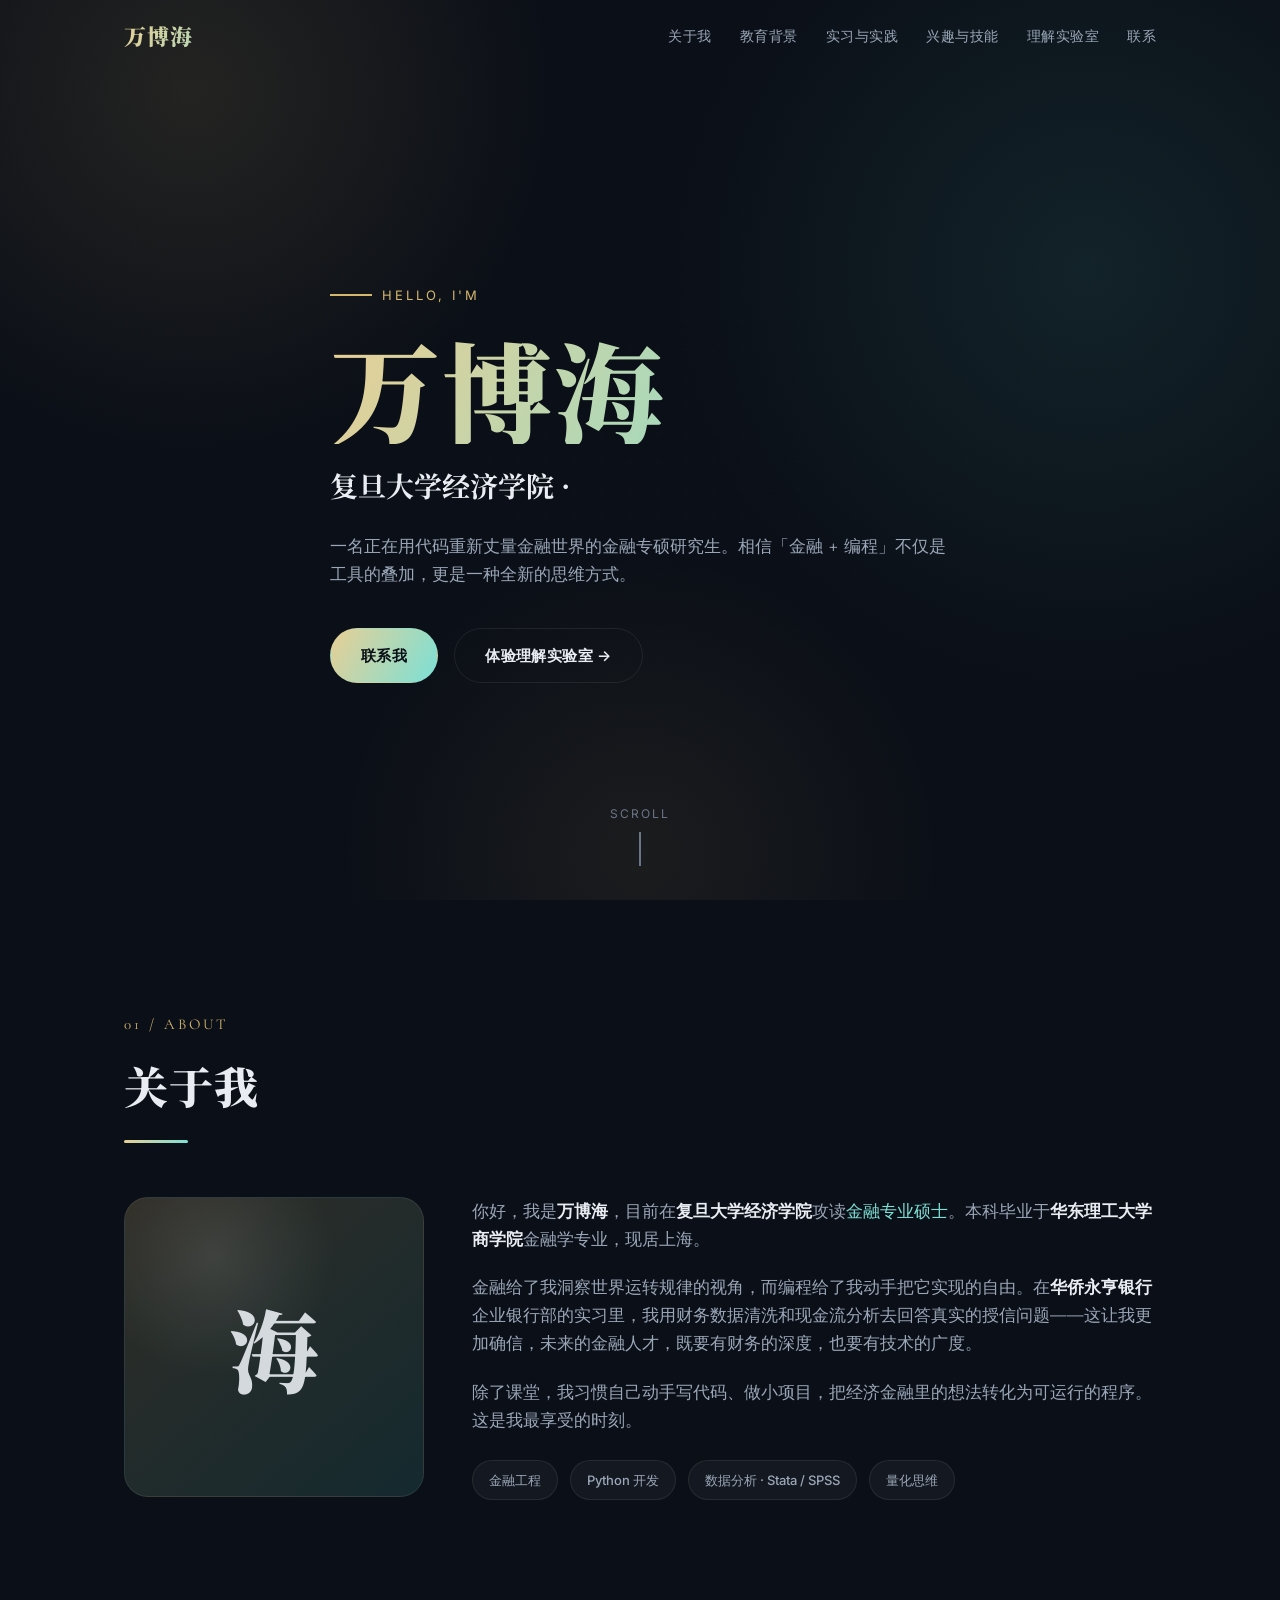
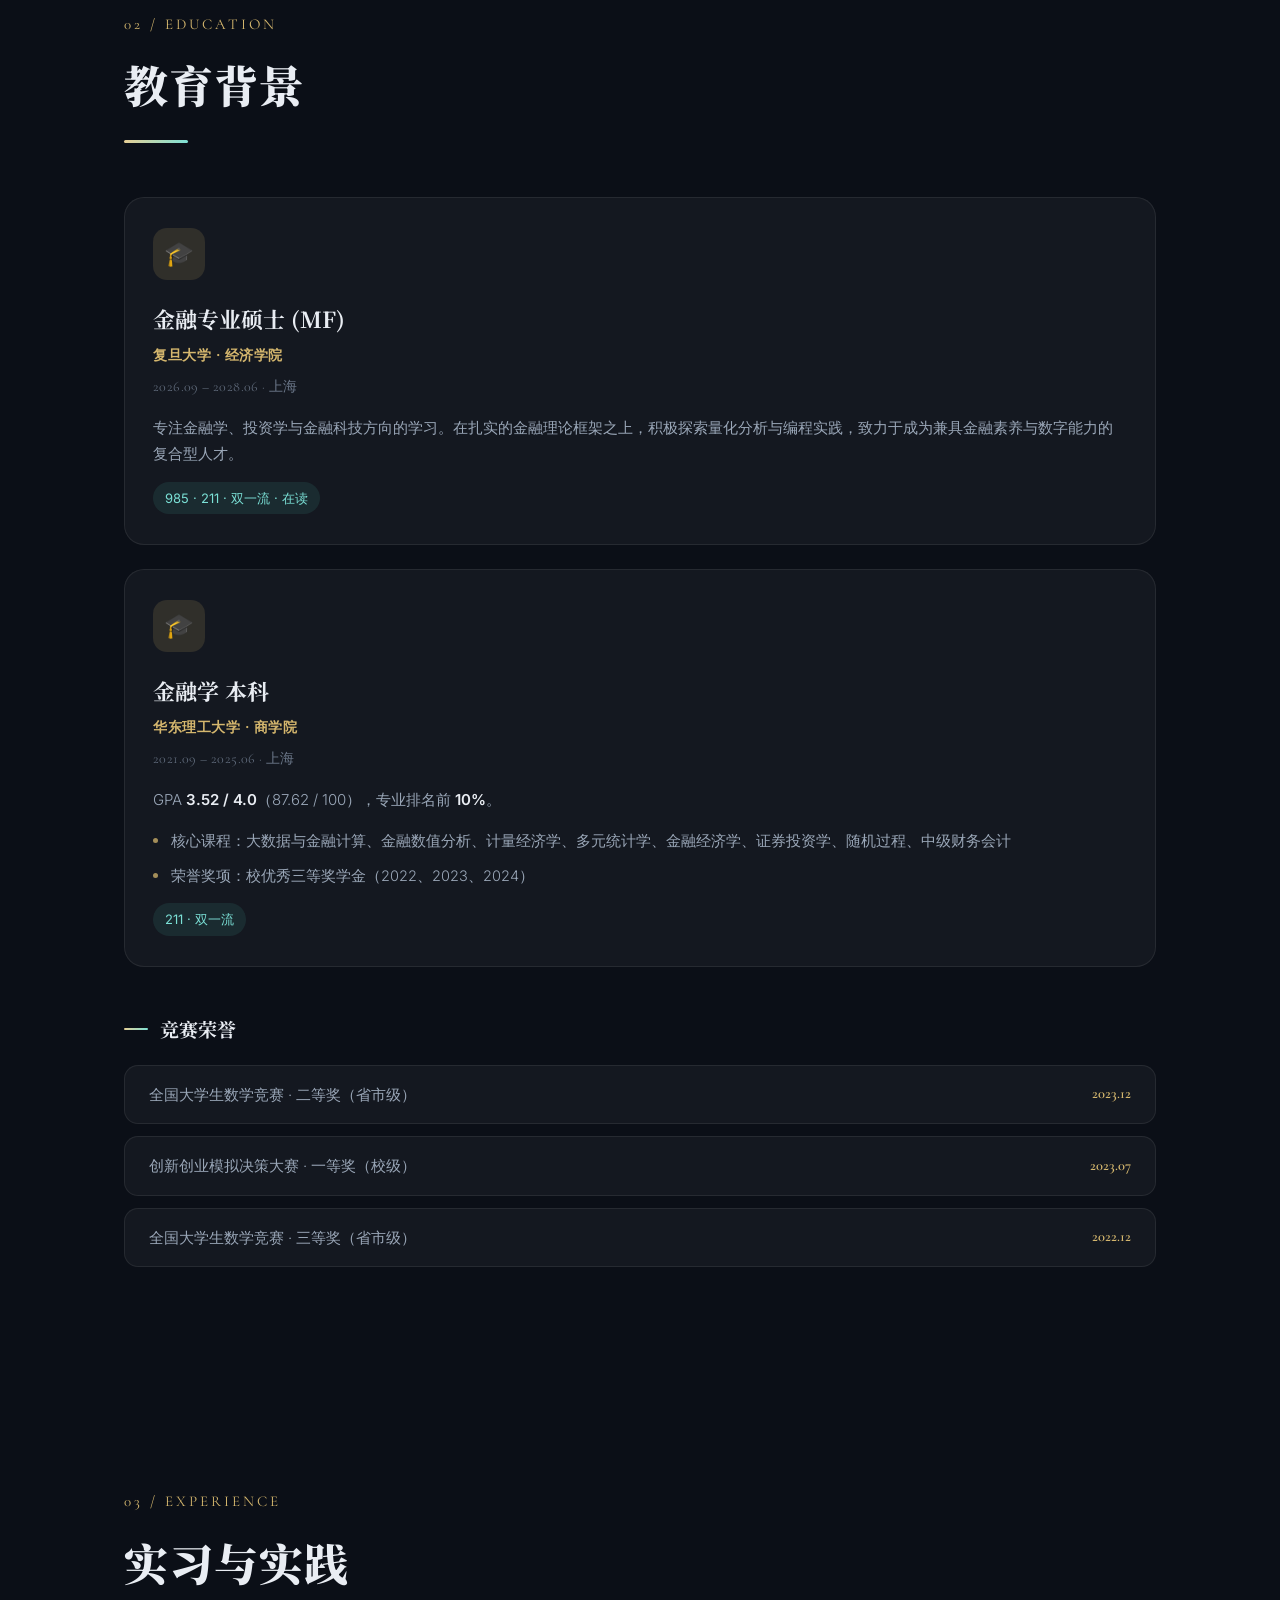
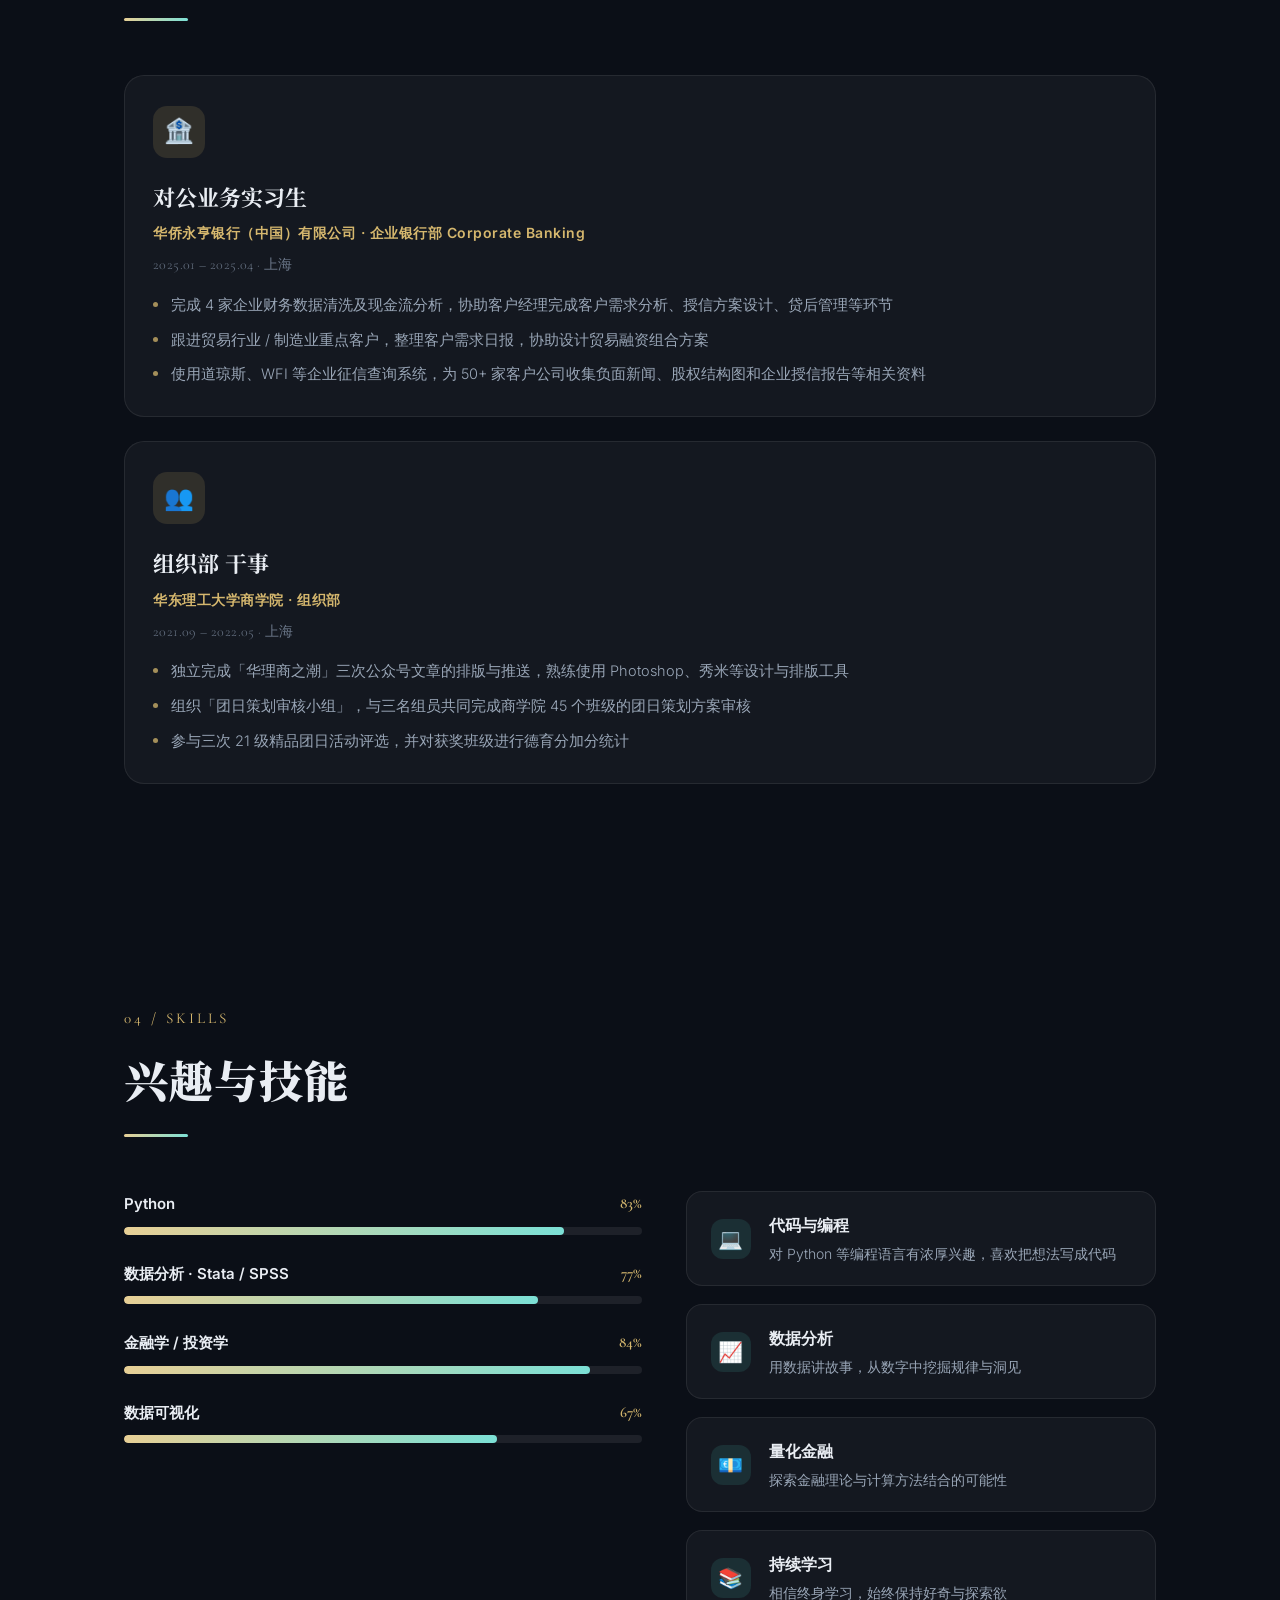
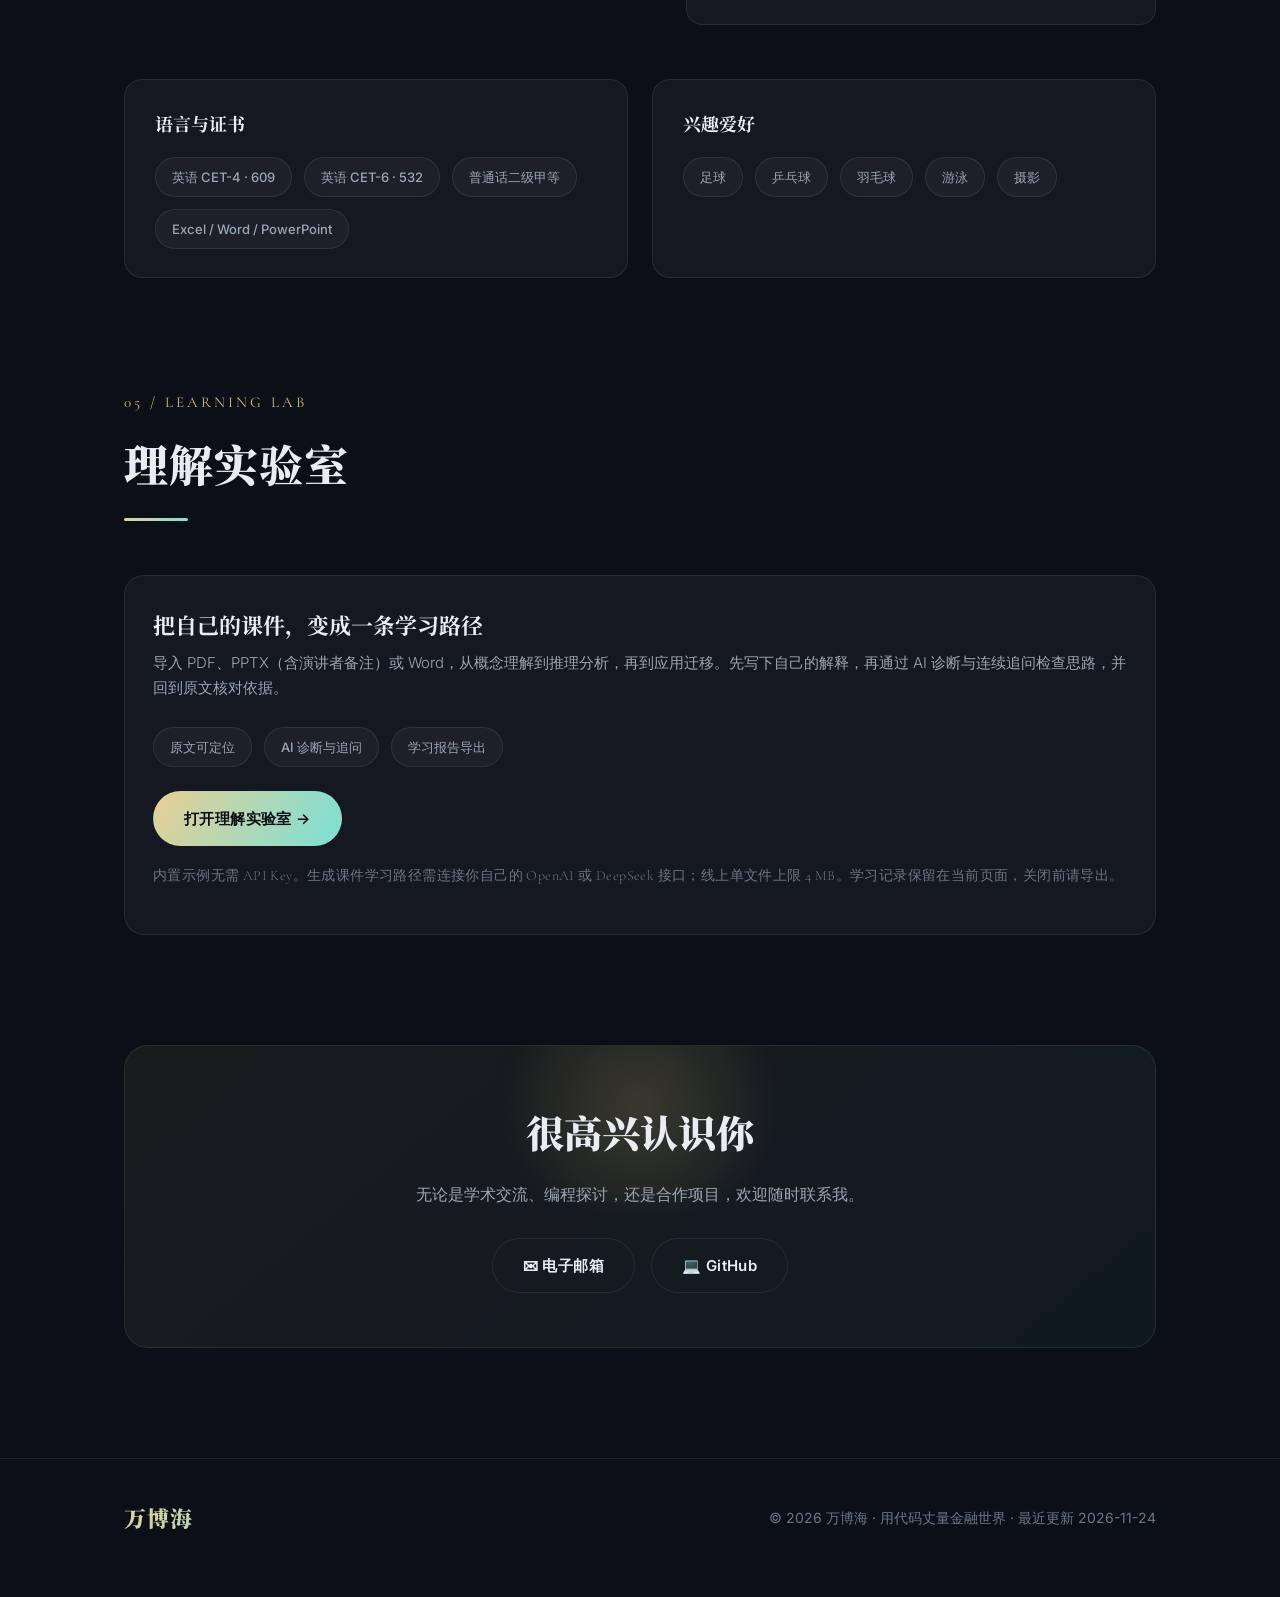
<file: index.html>
<!DOCTYPE html>
<html lang="zh-CN">
<head>
  <meta charset="UTF-8" />
  <meta name="viewport" content="width=device-width, initial-scale=1.0" />
  <meta name="description" content="万博海 · 复旦大学经济学院金融专硕 · 个人网站" />
  <title>万博海 · WAN BOHAI</title>

  <!-- 字体：标题用衬线提升质感，正文用无衬线 -->
  <link rel="preconnect" href="https://fonts.googleapis.com" />
  <link rel="preconnect" href="https://fonts.gstatic.com" crossorigin />
  <link
    href="https://fonts.googleapis.com/css2?family=Cormorant+Garamond:wght@500;600;700&family=Noto+Serif+SC:wght@500;700;900&family=Inter:wght@300;400;500;600;700&display=swap"
    rel="stylesheet"
  />

  <style>
    :root {
      --ink: #e9edf3;
      --ink-dim: #9aa7b8;
      --ink-faint: #6a7688;
      --bg: #0b0f17;
      --bg-soft: #10151f;
      --card: rgba(255, 255, 255, 0.04);
      --card-border: rgba(255, 255, 255, 0.08);
      --gold: #d5b76e;
      --gold-soft: #e8cf95;
      --teal: #4fd1c5;
      --teal-soft: #7be0d6;
      --grad: linear-gradient(120deg, var(--gold-soft), var(--teal-soft));
      --serif: "Noto Serif SC", "Songti SC", serif;
      --latin: "Cormorant Garamond", "Georgia", serif;
      --sans: "Inter", "PingFang SC", "Hiragino Sans GB", sans-serif;
    }

    * { box-sizing: border-box; margin: 0; padding: 0; }

    html { scroll-behavior: smooth; }

    body {
      font-family: var(--sans);
      color: var(--ink);
      background: var(--bg);
      line-height: 1.7;
      -webkit-font-smoothing: antialiased;
      overflow-x: hidden;
    }

    /* 背景光斑，营造氛围 */
    body::before {
      content: "";
      position: fixed; inset: 0; z-index: -2;
      background:
        radial-gradient(600px 600px at 15% 10%, rgba(213, 183, 110, 0.12), transparent 60%),
        radial-gradient(700px 700px at 85% 30%, rgba(79, 209, 197, 0.10), transparent 60%),
        radial-gradient(500px 500px at 50% 95%, rgba(213, 183, 110, 0.08), transparent 60%),
        var(--bg);
    }
    body::after {
      content: "";
      position: fixed; inset: 0; z-index: -1; opacity: 0.5;
      background-image: radial-gradient(rgba(255,255,255,0.04) 1px, transparent 1px);
      background-size: 28px 28px;
      mask-image: radial-gradient(ellipse at center, black, transparent 75%);
    }

    a { color: inherit; text-decoration: none; }
    img { max-width: 100%; display: block; }

    .wrap { max-width: 1080px; margin: 0 auto; padding: 0 24px; }

    /* ============ 顶部导航 ============ */
    header {
      position: fixed; top: 0; left: 0; right: 0; z-index: 50;
      transition: background .4s ease, box-shadow .4s ease, backdrop-filter .4s ease;
    }
    header.scrolled {
      background: rgba(11, 15, 23, 0.72);
      backdrop-filter: blur(14px);
      box-shadow: 0 1px 0 rgba(255,255,255,0.06);
    }
    .nav {
      display: flex; align-items: center; justify-content: space-between;
      height: 72px;
    }
    .brand {
      font-family: var(--serif); font-weight: 900; font-size: 22px; letter-spacing: 1px;
      background: var(--grad);
      -webkit-background-clip: text; background-clip: text; color: transparent;
    }
    .brand small { font-family: var(--latin); font-size: 12px; letter-spacing: 4px; opacity: .8; margin-left: 8px; font-weight: 600; }
    .nav-links { display: flex; gap: 28px; }
    .nav-links a {
      font-size: 14px; color: var(--ink-dim); position: relative; letter-spacing: .5px;
      transition: color .3s ease;
    }
    .nav-links a:hover { color: var(--ink); }
    .nav-links a::after {
      content: ""; position: absolute; left: 0; bottom: -6px; width: 0; height: 1.5px;
      background: var(--grad); transition: width .3s ease;
    }
    .nav-links a:hover::after { width: 100%; }
    .menu-btn { display: none; background: none; border: none; color: var(--ink); font-size: 24px; cursor: pointer; }

    /* ============ Hero ============ */
    .hero {
      min-height: 100vh;
      display: flex; flex-direction: column; justify-content: center;
      padding: 120px 0 60px; position: relative;
    }
    .hero .eyebrow {
      display: inline-flex; align-items: center; gap: 10px;
      font-size: 13px; letter-spacing: 3px; color: var(--gold);
      margin-bottom: 26px;
    }
    .hero .eyebrow::before { content: ""; width: 42px; height: 1.5px; background: var(--gold); }
    .hero h1 {
      font-family: var(--serif); font-weight: 900;
      font-size: clamp(52px, 10vw, 110px); line-height: 1.02; letter-spacing: 2px;
      background: var(--grad);
      -webkit-background-clip: text; background-clip: text; color: transparent;
    }
    .hero .role {
      font-family: var(--serif); font-size: clamp(18px, 3vw, 28px);
      color: var(--ink); margin-top: 18px; font-weight: 700;
    }
    .hero .role .typing { color: var(--teal-soft); }
    .hero .tagline {
      margin-top: 22px; max-width: 620px; color: var(--ink-dim); font-size: 16.5px;
      font-weight: 300;
    }
    .hero-cta { margin-top: 40px; display: flex; gap: 16px; flex-wrap: wrap; }
    .cta {
      display: inline-block; padding: 14px 30px; border-radius: 100px;
      font-size: 15px; font-weight: 600; letter-spacing: .4px; cursor: pointer;
      border: 1.5px solid transparent; transition: all .3s ease;
    }
    .cta.primary { background: var(--grad); color: #0b0f17; }
    .cta.primary:hover { transform: translateY(-2px); box-shadow: 0 12px 30px rgba(213,183,110,.25); }
    .cta.ghost { border-color: var(--card-border); color: var(--ink); }
    .cta.ghost:hover { border-color: var(--teal); color: var(--teal-soft); transform: translateY(-2px); }

    .scroll-hint {
      position: absolute; bottom: 34px; left: 50%; transform: translateX(-50%);
      display: flex; flex-direction: column; align-items: center; gap: 8px;
      color: var(--ink-faint); font-size: 12px; letter-spacing: 2px;
    }
    .scroll-hint .line { width: 1.5px; height: 34px; background: var(--ink-faint); animation: drop 1.8s infinite; }
    @keyframes drop { 0%{transform:scaleY(0);transform-origin:top} 50%{transform:scaleY(1)} 100%{transform:scaleY(0);transform-origin:bottom} }

    /* ============ 通用 section ============ */
    section { padding: 110px 0; }
    .section-head { margin-bottom: 54px; }
    .section-head .num {
      font-family: var(--latin); font-size: 15px; letter-spacing: 3px; color: var(--gold);
    }
    .section-head h2 {
      font-family: var(--serif); font-weight: 900; font-size: clamp(30px, 5vw, 44px);
      margin-top: 10px; letter-spacing: 1px;
    }
    .section-head .under { width: 64px; height: 3px; background: var(--grad); margin-top: 18px; border-radius: 3px; }

    .reveal { opacity: 0; transform: translateY(34px); transition: opacity .8s ease, transform .8s ease; }
    .reveal.in { opacity: 1; transform: none; }

    /* ============ 关于 ============ */
    .about-grid { display: grid; grid-template-columns: 300px 1fr; gap: 48px; align-items: start; }
    .avatar {
      aspect-ratio: 1; border-radius: 24px; position: relative; overflow: hidden;
      background: linear-gradient(140deg, rgba(213,183,110,.18), rgba(79,209,197,.14));
      border: 1px solid var(--card-border);
      display: flex; align-items: center; justify-content: center;
    }
    .avatar .mono {
      font-family: var(--serif); font-weight: 900; font-size: 90px; color: var(--ink);
      opacity: .9;
    }
    .avatar::after {
      content: ""; position: absolute; inset: 0;
      background: radial-gradient(200px 200px at 30% 20%, rgba(255,255,255,.1), transparent 60%);
    }
    .about-text p { color: var(--ink-dim); font-size: 16.5px; margin-bottom: 20px; font-weight: 300; }
    .about-text p strong { color: var(--ink); font-weight: 600; }
    .about-text p .hl { color: var(--teal-soft); font-weight: 500; }

    .badge-row { display: flex; flex-wrap: wrap; gap: 12px; margin-top: 26px; }
    .badge {
      padding: 8px 16px; border-radius: 100px; font-size: 13px; font-weight: 500;
      border: 1px solid var(--card-border); color: var(--ink-dim); background: var(--card);
    }

    /* ============ 卡片容器 ============ */
    .cards { display: grid; grid-template-columns: repeat(2, 1fr); gap: 24px; }
    .card {
      background: var(--card); border: 1px solid var(--card-border); border-radius: 20px;
      padding: 30px 28px; position: relative; overflow: hidden;
      transition: transform .4s ease, border-color .4s ease, background .4s ease;
    }
    .card::before {
      content: ""; position: absolute; top: 0; left: 0; width: 100%; height: 100%; opacity: 0;
      background: radial-gradient(280px 280px at 20% 0%, rgba(79,209,197,.12), transparent 60%);
      transition: opacity .4s ease;
    }
    .card:hover { transform: translateY(-6px); border-color: rgba(255,255,255,.18); }
    .card:hover::before { opacity: 1; }
    .card .icon { width: 52px; height: 52px; border-radius: 14px; display: grid; place-items: center; margin-bottom: 20px; font-size: 24px; background: rgba(213,183,110,.14); }
    .card h3 { font-family: var(--serif); font-size: 22px; font-weight: 700; margin-bottom: 6px; }
    .card .org { color: var(--gold); font-size: 14px; font-weight: 600; letter-spacing: .5px; margin-bottom: 14px; }
    .card p { color: var(--ink-dim); font-size: 15px; font-weight: 300; }
    .card .tag { display: inline-block; margin-top: 16px; font-size: 13px; color: var(--teal-soft); background: rgba(79,209,197,.1); padding: 5px 12px; border-radius: 100px; }

    .edu-card, .exp-card { grid-column: span 2; }

    /* ============ 兴趣 / 技能 ============ */
    .skills { display: grid; grid-template-columns: 1.1fr 1fr; gap: 44px; align-items: start; }
    .skill-bars { display: flex; flex-direction: column; gap: 26px; }
    .skill-row .top { display: flex; justify-content: space-between; margin-bottom: 10px; font-size: 15px; }
    .skill-row .top b { font-weight: 600; }
    .skill-row .top span { color: var(--gold); font-family: var(--latin); font-weight: 600; }
    .bar { height: 8px; border-radius: 100px; background: var(--card-border); overflow: hidden; }
    .bar .fill { height: 100%; width: 0; border-radius: 100px; background: var(--grad); transition: width 1.3s cubic-bezier(.5,.15,.2,1); }

    .interest-list { display: flex; flex-direction: column; gap: 18px; }
    .interest {
      display: flex; align-items: center; gap: 18px; padding: 20px 24px;
      border-radius: 16px; border: 1px solid var(--card-border); background: var(--card);
      transition: transform .35s ease, border-color .35s ease;
    }
    .interest:hover { transform: translateX(6px); border-color: rgba(79,209,197,.3); }
    .interest .dot { width: 40px; height: 40px; border-radius: 12px; display: grid; place-items: center; font-size: 20px; background: rgba(79,209,197,.12); flex-shrink: 0; }
    .interest h4 { font-size: 16px; font-weight: 600; margin-bottom: 2px; }
    .interest p { color: var(--ink-dim); font-size: 14px; font-weight: 300; }

    /* ============ 联系 ============ */
    .contact-box {
      border-radius: 24px; padding: 54px; text-align: center; position: relative;
      border: 1px solid var(--card-border);
      background: linear-gradient(140deg, rgba(213,183,110,.08), rgba(79,209,197,.06));
      overflow: hidden;
    }
    .contact-box::before {
      content: ""; position: absolute; top: -40px; left: 50%; transform: translateX(-50%);
      width: 340px; height: 200px; border-radius: 50%;
      background: radial-gradient(200px 200px, rgba(213,183,110,.2), transparent 70%);
      filter: blur(10px);
    }
    .contact-box h2 { font-family: var(--serif); font-weight: 900; font-size: clamp(26px,4vw,38px); position: relative; }
    .contact-box p { color: var(--ink-dim); margin: 16px 0 30px; position: relative; font-weight: 300; }
    .contact-links { display: flex; justify-content: center; gap: 16px; flex-wrap: wrap; position: relative; }

    /* ============ 页脚 ============ */
    footer { padding: 40px 0 60px; border-top: 1px solid var(--card-border); }
    .footer-inner { display: flex; justify-content: space-between; align-items: center; gap: 20px; flex-wrap: wrap; }
    footer p { color: var(--ink-faint); font-size: 14px; }
    footer .brand small { margin-left: 0; }

    /* ============ 卡片内的条目列表 ============ */
    .card .meta {
      font-family: var(--latin); color: var(--ink-faint);
      font-size: 14px; letter-spacing: .4px; margin: -6px 0 16px;
    }
    .card p + p { margin-top: 12px; }
    .card p strong { color: var(--ink); font-weight: 600; }
    .card ul { list-style: none; margin-top: 16px; display: flex; flex-direction: column; gap: 11px; }
    .card ul li {
      position: relative; padding-left: 18px;
      color: var(--ink-dim); font-size: 14.5px; font-weight: 300; line-height: 1.65;
    }
    .card ul li::before {
      content: ""; position: absolute; left: 0; top: 9px;
      width: 5px; height: 5px; border-radius: 50%; background: var(--gold); opacity: .75;
    }

    /* ============ 荣誉奖项 ============ */
    .awards { margin-top: 46px; }
    .awards h4 {
      font-family: var(--serif); font-size: 19px; font-weight: 700;
      display: flex; align-items: center; gap: 12px; margin-bottom: 20px;
    }
    .awards h4::before { content: ""; width: 24px; height: 2px; border-radius: 2px; background: var(--grad); }
    .award-list { display: flex; flex-direction: column; gap: 12px; }
    .award {
      display: flex; justify-content: space-between; align-items: center; gap: 16px;
      padding: 16px 24px; border-radius: 14px;
      border: 1px solid var(--card-border); background: var(--card);
      font-size: 15px; font-weight: 300; color: var(--ink-dim);
      transition: transform .35s ease, border-color .35s ease;
    }
    .award:hover { transform: translateX(6px); border-color: rgba(213,183,110,.32); }
    .award .when {
      font-family: var(--latin); color: var(--gold);
      font-size: 14.5px; font-weight: 600; flex-shrink: 0;
    }

    /* ============ 语言证书 / 爱好 ============ */
    .skill-extra { display: grid; grid-template-columns: repeat(2, 1fr); gap: 24px; margin-top: 54px; }
    .extra-block {
      padding: 28px 30px; border-radius: 18px;
      border: 1px solid var(--card-border); background: var(--card);
    }
    .extra-block h4 { font-family: var(--serif); font-size: 18px; font-weight: 700; margin-bottom: 18px; }
    .extra-block .badge-row { margin-top: 0; }

    /* ============ 响应式 ============ */
    @media (max-width: 820px) {
      .nav-links {
        position: fixed; top: 0; right: 0; height: 100vh; width: 72%; max-width: 300px;
        background: rgba(11,15,23,.96); backdrop-filter: blur(16px);
        flex-direction: column; gap: 30px; padding: 90px 36px;
        transform: translateX(100%); transition: transform .4s ease;
      }
      .nav-links.open { transform: translateX(0); box-shadow: -20px 0 60px rgba(0,0,0,.5); }
      .menu-btn { display: block; z-index: 60; }
      .about-grid, .skills { grid-template-columns: 1fr; }
      .avatar { max-width: 220px; margin: 0 auto; }
      .cards { grid-template-columns: 1fr; }
      .edu-card, .exp-card { grid-column: span 1; }
      .skill-extra { grid-template-columns: 1fr; }
      section { padding: 80px 0; }
    }
  </style>
</head>
<body>

  <header id="header">
    <div class="wrap nav">
      <a class="brand" href="#top">万博海<small>WAN BOHAI</small></a>
      <nav class="nav-links" id="navLinks">
        <a href="#about">关于我</a>
        <a href="#education">教育背景</a>
        <a href="#experience">实习与实践</a>
        <a href="#skills">兴趣与技能</a>
        <a href="/learning-lab/">理解实验室</a>
        <a href="#contact">联系</a>
      </nav>
      <button class="menu-btn" id="menuBtn" aria-label="菜单">&#9776;</button>
    </div>
  </header>

  <!-- ============ HERO ============ -->
  <section class="hero" id="top">
    <div class="wrap">
      <span class="eyebrow">HELLO, I'M</span>
      <h1>万博海</h1>
      <div class="role">复旦大学经济学院 · <span class="typing" id="typing"></span></div>
      <p class="tagline">
        一名正在用代码重新丈量金融世界的金融专硕研究生。相信「金融 + 编程」不仅是工具的叠加，更是一种全新的思维方式。
      </p>
      <div class="hero-cta">
        <a class="cta primary" href="#contact">联系我</a>
        <a class="cta ghost" href="/learning-lab/">体验理解实验室 →</a>
      </div>
    </div>
    <div class="scroll-hint"><span>SCROLL</span><span class="line"></span></div>
  </section>

  <!-- 关于我 -->
  <section id="about">
    <div class="wrap">
      <div class="section-head reveal"><span class="num">01 / ABOUT</span><h2>关于我</h2><div class="under"></div></div>
      <div class="about-grid">
        <div class="avatar reveal"><span class="mono">海</span></div>
        <div class="about-text reveal">
          <p>你好，我是<strong>万博海</strong>，目前在<strong>复旦大学经济学院</strong>攻读<strong class="hl">金融专业硕士</strong>。本科毕业于<strong>华东理工大学商学院</strong>金融学专业，现居上海。</p>
          <p>金融给了我洞察世界运转规律的视角，而编程给了我动手把它实现的自由。在<strong>华侨永亨银行</strong>企业银行部的实习里，我用财务数据清洗和现金流分析去回答真实的授信问题——这让我更加确信，未来的金融人才，既要有财务的深度，也要有技术的广度。</p>
          <p>除了课堂，我习惯自己动手写代码、做小项目，把经济金融里的想法转化为可运行的程序。这是我最享受的时刻。</p>
          <div class="badge-row">
            <span class="badge">金融工程</span>
            <span class="badge">Python 开发</span>
            <span class="badge">数据分析 · Stata / SPSS</span>
            <span class="badge">量化思维</span>
          </div>
        </div>
      </div>
    </div>
  </section>

  <!-- 教育背景 -->
  <section id="education" style="padding-top:0;">
    <div class="wrap">
      <div class="section-head reveal"><span class="num">02 / EDUCATION</span><h2>教育背景</h2><div class="under"></div></div>
      <div class="cards">
        <div class="card edu-card reveal">
          <div class="icon">&#127891;</div>
          <h3>金融专业硕士 (MF)</h3>
          <p class="org">复旦大学 · 经济学院</p>
          <p class="meta">2026.09 – 2028.06 · 上海</p>
          <p>专注金融学、投资学与金融科技方向的学习。在扎实的金融理论框架之上，积极探索量化分析与编程实践，致力于成为兼具金融素养与数字能力的复合型人才。</p>
          <span class="tag">985 · 211 · 双一流 · 在读</span>
        </div>

        <div class="card edu-card reveal">
          <div class="icon">&#127891;</div>
          <h3>金融学 本科</h3>
          <p class="org">华东理工大学 · 商学院</p>
          <p class="meta">2021.09 – 2025.06 · 上海</p>
          <p>GPA <strong>3.52 / 4.0</strong>（87.62 / 100），专业排名前 <strong>10%</strong>。</p>
          <ul>
            <li>核心课程：大数据与金融计算、金融数值分析、计量经济学、多元统计学、金融经济学、证券投资学、随机过程、中级财务会计</li>
            <li>荣誉奖项：校优秀三等奖学金（2022、2023、2024）</li>
          </ul>
          <span class="tag">211 · 双一流</span>
        </div>
      </div>

      <div class="awards reveal">
        <h4>竞赛荣誉</h4>
        <div class="award-list">
          <div class="award"><span>全国大学生数学竞赛 · 二等奖（省市级）</span><span class="when">2023.12</span></div>
          <div class="award"><span>创新创业模拟决策大赛 · 一等奖（校级）</span><span class="when">2023.07</span></div>
          <div class="award"><span>全国大学生数学竞赛 · 三等奖（省市级）</span><span class="when">2022.12</span></div>
        </div>
      </div>
    </div>
  </section>

  <!-- 实习与实践 -->
  <section id="experience">
    <div class="wrap">
      <div class="section-head reveal"><span class="num">03 / EXPERIENCE</span><h2>实习与实践</h2><div class="under"></div></div>
      <div class="cards">
        <div class="card exp-card reveal">
          <div class="icon">&#127974;</div>
          <h3>对公业务实习生</h3>
          <p class="org">华侨永亨银行（中国）有限公司 · 企业银行部 Corporate Banking</p>
          <p class="meta">2025.01 – 2025.04 · 上海</p>
          <ul>
            <li>完成 4 家企业财务数据清洗及现金流分析，协助客户经理完成客户需求分析、授信方案设计、贷后管理等环节</li>
            <li>跟进贸易行业 / 制造业重点客户，整理客户需求日报，协助设计贸易融资组合方案</li>
            <li>使用道琼斯、WFI 等企业征信查询系统，为 50+ 家客户公司收集负面新闻、股权结构图和企业授信报告等相关资料</li>
          </ul>
        </div>

        <div class="card exp-card reveal">
          <div class="icon">&#128101;</div>
          <h3>组织部 干事</h3>
          <p class="org">华东理工大学商学院 · 组织部</p>
          <p class="meta">2021.09 – 2022.05 · 上海</p>
          <ul>
            <li>独立完成「华理商之潮」三次公众号文章的排版与推送，熟练使用 Photoshop、秀米等设计与排版工具</li>
            <li>组织「团日策划审核小组」，与三名组员共同完成商学院 45 个班级的团日策划方案审核</li>
            <li>参与三次 21 级精品团日活动评选，并对获奖班级进行德育分加分统计</li>
          </ul>
        </div>
      </div>
    </div>
  </section>

  <!-- 兴趣与技能 -->
  <section id="skills">
    <div class="wrap">
      <div class="section-head reveal"><span class="num">04 / SKILLS</span><h2>兴趣与技能</h2><div class="under"></div></div>
      <div class="skills">
        <div class="skill-bars reveal">
          <div class="skill-row">
            <div class="top"><b>Python</b><span data-progress="85">0%</span></div>
            <div class="bar"><div class="fill" data-target="85"></div></div>
          </div>
          <div class="skill-row">
            <div class="top"><b>数据分析 · Stata / SPSS</b><span data-progress="80">0%</span></div>
            <div class="bar"><div class="fill" data-target="80"></div></div>
          </div>
          <div class="skill-row">
            <div class="top"><b>金融学 / 投资学</b><span data-progress="90">0%</span></div>
            <div class="bar"><div class="fill" data-target="90"></div></div>
          </div>
          <div class="skill-row">
            <div class="top"><b>数据可视化</b><span data-progress="72">0%</span></div>
            <div class="bar"><div class="fill" data-target="72"></div></div>
          </div>
        </div>

        <div class="interest-list reveal">
          <div class="interest">
            <div class="dot">&#128187;</div>
            <div><h4>代码与编程</h4><p>对 Python 等编程语言有浓厚兴趣，喜欢把想法写成代码</p></div>
          </div>
          <div class="interest">
            <div class="dot">&#128200;</div>
            <div><h4>数据分析</h4><p>用数据讲故事，从数字中挖掘规律与洞见</p></div>
          </div>
          <div class="interest">
            <div class="dot">&#128182;</div>
            <div><h4>量化金融</h4><p>探索金融理论与计算方法结合的可能性</p></div>
          </div>
          <div class="interest">
            <div class="dot">&#128218;</div>
            <div><h4>持续学习</h4><p>相信终身学习，始终保持好奇与探索欲</p></div>
          </div>
        </div>
      </div>

      <div class="skill-extra reveal">
        <div class="extra-block">
          <h4>语言与证书</h4>
          <div class="badge-row">
            <span class="badge">英语 CET-4 · 609</span>
            <span class="badge">英语 CET-6 · 532</span>
            <span class="badge">普通话二级甲等</span>
            <span class="badge">Excel / Word / PowerPoint</span>
          </div>
        </div>
        <div class="extra-block">
          <h4>兴趣爱好</h4>
          <div class="badge-row">
            <span class="badge">足球</span>
            <span class="badge">乒乓球</span>
            <span class="badge">羽毛球</span>
            <span class="badge">游泳</span>
            <span class="badge">摄影</span>
          </div>
        </div>
      </div>
    </div>
  </section>

  <section id="projects" style="padding-top:0;">
    <div class="wrap">
      <div class="section-head reveal"><span class="num">05 / LEARNING LAB</span><h2>理解实验室</h2><div class="under"></div></div>
      <div class="card reveal">
        <h3>把自己的课件，变成一条学习路径</h3>
        <p>导入 PDF、PPTX（含演讲者备注）或 Word，从概念理解到推理分析，再到应用迁移。先写下自己的解释，再通过 AI 诊断与连续追问检查思路，并回到原文核对依据。</p>
        <div class="badge-row"><span class="badge">原文可定位</span><span class="badge">AI 诊断与追问</span><span class="badge">学习报告导出</span></div>
        <p style="margin:24px 0;"><a class="cta primary" href="/learning-lab/">打开理解实验室 →</a></p>
        <p class="meta">内置示例无需 API Key。生成课件学习路径需连接你自己的 OpenAI 或 DeepSeek 接口；线上单文件上限 4 MB。学习记录保留在当前页面，关闭前请导出。</p>
      </div>
    </div>
  </section>

  <!-- 联系 -->
  <section id="contact" style="padding-top:0;">
    <div class="wrap">
      <div class="contact-box reveal">
        <h2>很高兴认识你</h2>
        <p>无论是学术交流、编程探讨，还是合作项目，欢迎随时联系我。</p>
        <div class="contact-links">
          <a class="cta ghost" href="mailto:bh2009wan@126.com">&#9993; 电子邮箱</a>
          <a class="cta ghost" href="https://github.com/bh2009wan-crypto" target="_blank" rel="noopener">&#128187; GitHub</a>
        </div>
      </div>
    </div>
  </section>

  <footer>
    <div class="wrap footer-inner">
      <a class="brand" href="#top">万博海<small>WAN BOHAI</small></a>
      <p>© <span id="year"></span> 万博海 · 用代码丈量金融世界 · 最近更新 2026-11-24</p>
    </div>
  </footer>

  <script>
    // —— 顶部导航滚动状态 ——
    const header = document.getElementById('header');
    window.addEventListener('scroll', () => {
      header.classList.toggle('scrolled', window.scrollY > 30);
    });

    // —— 移动端菜单 ——
    const menuBtn = document.getElementById('menuBtn');
    const navLinks = document.getElementById('navLinks');
    menuBtn.addEventListener('click', () => navLinks.classList.toggle('open'));
    navLinks.querySelectorAll('a').forEach(a => a.addEventListener('click', () => navLinks.classList.remove('open')));

    // —— 打字机效果 ——
    const phrases = ['金融专硕', '编程爱好者', '数据探索者', '持续学习者'];
    const typing = document.getElementById('typing');
    let pi = 0, ci = 0, deleting = false;
    (function type() {
      const word = phrases[pi];
      typing.textContent = word.slice(0, ci);
      let delay = deleting ? 60 : 120;
      if (!deleting && ci === word.length) { delay = 1600; deleting = true; }
      else if (deleting && ci === 0) { deleting = false; pi = (pi + 1) % phrases.length; delay = 400; }
      else ci += deleting ? -1 : 1;
      setTimeout(type, delay);
    })();

    // —— 滚动渐显 ——
    const revealEls = document.querySelectorAll('.reveal');
    const io = new IntersectionObserver(entries => {
      entries.forEach(e => { if (e.isIntersecting) { e.target.classList.add('in'); io.unobserve(e.target); } });
    }, { threshold: 0.12 });
    revealEls.forEach(el => io.observe(el));

    // —— 技能条滚动触发 ——
    const fillIo = new IntersectionObserver(entries => {
      entries.forEach(e => {
        if (!e.isIntersecting) return;
        e.target.style.width = e.target.dataset.target + '%';
        const label = e.target.closest('.skill-row').querySelector('span');
        animateCount(label, +e.target.dataset.target);
        fillIo.unobserve(e.target);
      });
    }, { threshold: 0.5 });
    document.querySelectorAll('.fill').forEach(f => fillIo.observe(f));

    function animateCount(el, target) {
      const start = performance.now(), dur = 1300, from = 0;
      function step(now) {
        const p = Math.min((now - start) / dur, 1);
        const eased = 1 - Math.pow(1 - p, 3);
        el.textContent = Math.round(from + (target - from) * eased) + '%';
        if (p < 1) requestAnimationFrame(step);
      }
      requestAnimationFrame(step);
    }

    // —— 年份 ——
    document.getElementById('year').textContent = new Date().getFullYear();
  </script>
</body>
</html>
</file>
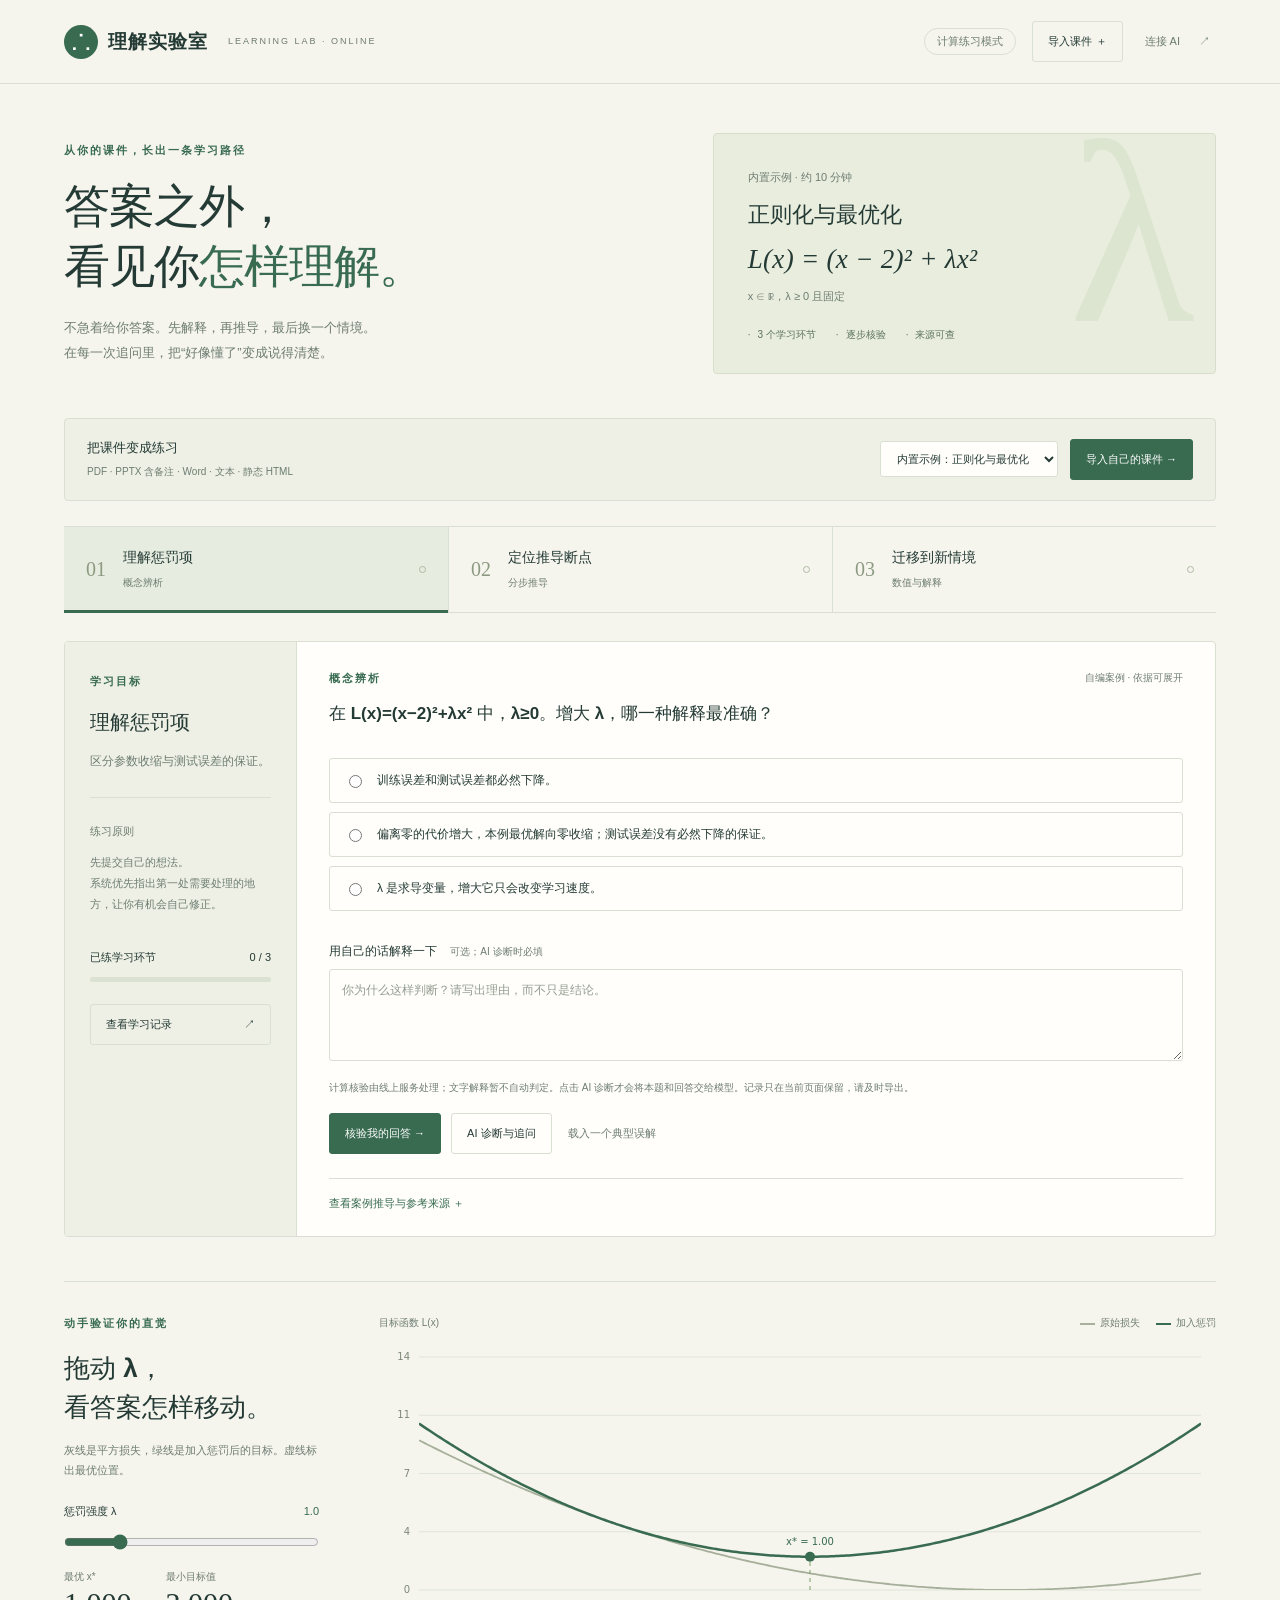
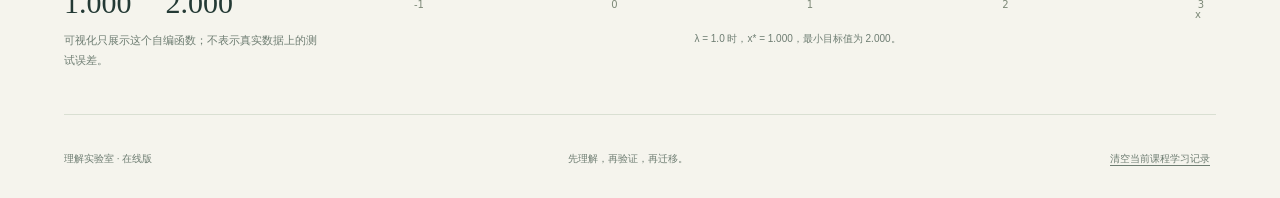
<file: learning-lab/index.html>
<!doctype html>
<html lang="zh-CN"><head><meta charset="utf-8"><meta name="viewport" content="width=device-width,initial-scale=1"><title>理解实验室 · 把“会做”变成“理解”</title><link rel="icon" href="data:,"><link rel="stylesheet" href="./style.css"><script src="./config.js" defer></script><script src="./app.js" defer></script></head>
<body>
<header><a class="brand" href="https://lionelwan.com/" aria-label="返回个人网站首页"><span class="brand-icon">∴</span> 理解实验室 <small>LEARNING LAB · ONLINE</small></a><div class="header-actions"><span id="mode-label" class="mode">计算练习模式</span><button id="import-open" class="button outline">导入课件 ＋</button><button id="settings-open" class="button quiet">连接 AI <span aria-hidden="true">↗</span></button></div></header>
<main>
<section class="hero"><div><p class="eyebrow">从你的课件，长出一条学习路径</p><h1>答案之外，<br>看见你<span>怎样理解。</span></h1><p class="lead">不急着给你答案。先解释，再推导，最后换一个情境。<br>在每一次追问里，把“好像懂了”变成说得清楚。</p></div><div class="hero-card"><span class="small-label" id="course-caption">内置示例 · 约 10 分钟</span><h2 id="course-title">正则化与最优化</h2><div class="hero-equation" id="course-equation">L(x) = (x − 2)<sup>2</sup> + λx<sup>2</sup></div><p id="course-assumptions">x ∈ ℝ，λ ≥ 0 且固定</p><div class="hero-tags"><span id="course-count">3 个学习环节</span><span id="course-check-type">逐步核验</span><span>来源可查</span></div></div></section>
<section class="library-bar"><div><strong>把课件变成练习</strong><p>PDF · PPTX 含备注 · Word · 文本 · 静态 HTML</p></div><div class="library-controls"><label for="course-select" class="sr-only">当前课程</label><select id="course-select"><option value="demo">内置示例：正则化与最优化</option></select><button id="import-start" class="button primary">导入自己的课件 →</button></div></section>
<nav class="journey" aria-label="学习路径"><button data-task="concept" class="active" aria-current="step"><small>01</small><div><strong>理解惩罚项</strong><span>先说清楚为什么</span></div><span class="step-dot" id="dot-concept"></span></button><button data-task="derive"><small>02</small><div><strong>定位推导断点</strong><span>检查每一步成立的理由</span></div><span class="step-dot" id="dot-derive"></span></button><button data-task="transfer"><small>03</small><div><strong>迁移到新情境</strong><span>换一道题，还能解释吗</span></div><span class="step-dot" id="dot-transfer"></span></button></nav>
<section class="lab" aria-label="学习工作台">
<aside class="rail"><p class="eyebrow">学习目标</p><h2 id="task-name">正在加载…</h2><p id="goal"></p><div class="rail-divider"></div><span class="small-label">练习原则</span><p class="rail-tip">先提交自己的想法。<br>系统优先指出第一处需要处理的地方，让你有机会自己修正。</p><div class="progress"><div><span>已练学习环节</span><strong id="progress-text">0 / 3</strong></div><progress id="progress" max="3" value="0">0 / 3</progress></div><button class="button outline full" id="report-open">查看学习记录 <span>↗</span></button></aside>
<div class="workspace"><div class="work-heading"><p id="task-kind" class="eyebrow">概念辨析</p><span class="badge">自编案例 · 依据可展开</span></div><h2 id="question"></h2>
<form id="answer-form"><div id="answer-fields"></div><label class="explanation-label" for="explanation">用自己的话解释一下 <span id="explanation-hint">可选；AI 诊断时必填</span></label><textarea id="explanation" maxlength="4000" rows="3" placeholder="你为什么这样判断？请写出理由，而不只是结论。"></textarea><p id="privacy-note" class="micro">计算核验由线上服务处理；AI 诊断才会把本题和回答交给模型。记录只在当前页面保留，请及时导出。</p><div class="action-row"><button id="check" type="submit" class="button primary">核验我的回答 <span>→</span></button><button id="ai-check" type="button" class="button outline">AI 诊断与追问</button><button id="sample" type="button" class="button quiet">载入一个典型误解</button></div></form>
<p id="error" class="error" role="alert" hidden></p><div id="feedback" class="feedback" aria-live="polite" hidden></div>
<details class="evidence" id="evidence"><summary>查看案例推导与参考来源 <span>＋</span></summary><div><p id="evidence-text"></p><div id="source-list"></div><p class="micro">推导文字为本项目自编，并非书籍逐字引文。来源链接用于回查理论背景。</p></div></details>
</div></section>
<section class="explore" id="demo-explore"><div class="explore-intro"><p class="eyebrow">动手验证你的直觉</p><h2>拖动 λ，<br>看答案怎样移动。</h2><p>灰线是平方损失，绿线是加入惩罚后的目标。虚线标出最优位置。</p><label for="lambda">惩罚强度 λ <output id="lambda-out">1.0</output></label><input id="lambda" type="range" min="0" max="5" step="0.1" value="1"><div class="explore-stats"><div><span>最优 x*</span><strong id="optimum">1.000</strong></div><div><span>最小目标值</span><strong id="minimum">2.000</strong></div></div><p class="micro">可视化只展示这个自编函数；不表示真实数据上的测试误差。</p></div><div class="plot-wrap"><div class="plot-heading"><span>目标函数 L(x)</span><span><i class="line gray"></i>原始损失 <i class="line green"></i>加入惩罚</span></div><canvas id="plot" role="img" aria-label="目标函数曲线；当前最优位置与最小值见左侧文本。"></canvas><p id="plot-description">λ = 1 时，x* = 1，最小目标值为 2。</p></div></section>
<footer><span>理解实验室 · 在线版</span><span>先理解，再验证，再迁移。</span><button id="clear-session" class="text-button">清空当前课程学习记录</button></footer>
</main>
<dialog id="settings"><form id="settings-form"><div class="dialog-top"><p class="eyebrow">启用真正的模型反馈</p><button type="button" class="close" id="settings-close" aria-label="关闭">×</button></div><h2>连接你的 AI</h2><p>无需连接即可导入预览原文、体验内置公式核验。生成通用学习路径、分析回答与追问需要连接模型。</p><label for="provider">服务商</label><select id="provider"><option value="deepseek">DeepSeek 官方接口</option><option value="openai">OpenAI 官方接口</option></select><label for="model">模型名称</label><input id="model" value="deepseek-chat" maxlength="100" required><label for="api-key">API Key</label><input id="api-key" type="password" autocomplete="off" placeholder="仅保存在当前页面内存中" maxlength="600" required><p class="micro">点击生成路径或 AI 诊断会把所选范围的提取文字或当前题目与回答发送给服务商，产生其 API 费用。密钥会经本站后端转发到所选官方服务商，应用不记录或持久保存；不写入浏览器存储，刷新后需重新填写。</p><div class="action-row"><button class="button primary" type="submit">使用此连接</button><button class="button outline" type="button" id="disconnect">断开连接</button></div><p class="micro">保存设置不等于连接成功，首次模型返回才确认服务可用。</p></form></dialog>
<dialog id="import-dialog"><div class="dialog-top"><p class="eyebrow">从原文到学习路径</p><button type="button" class="close" id="import-close" aria-label="关闭导入窗口">×</button></div><h2>带上你自己的课件</h2><p>文件会通过 HTTPS 上传到解析服务，提取后返回当前页面；应用不持久保存材料。请先预览文字，再选择范围交给 AI。不会执行文件中的脚本或指令。</p><label for="course-file" class="file-picker"><strong>01 · 选择课件文件</strong><span>PDF / PPTX / DOCX / TXT / MD / HTML，线上单文件 ≤4 MB；大文件请拆分或使用本地版</span><input id="course-file" type="file" accept=".pdf,.pptx,.docx,.txt,.md,.html,.htm"></label><p id="import-status" role="status"></p><p id="import-error" class="error" role="alert" hidden></p><section id="material-panel" hidden><div class="material-head"><h3 id="material-name"></h3><button id="forget-material" class="text-button">从当前页面移除此材料</button></div><p id="material-meta" class="micro"></p><details id="extraction-notes"><summary>提取范围与未识别内容</summary><ul id="material-warnings"></ul></details><div class="range-row"><strong>02 · 选择学习范围</strong><label for="range-start">起始页/块 <input id="range-start" type="number" min="1" value="1"></label><label for="range-end">结束页/块 <input id="range-end" type="number" min="1" value="1"></label></div><div class="action-row"><button id="range-to-end" type="button" class="button outline">结束页设为尾页</button><button id="range-all" type="button" class="button outline">选择整个文件</button></div><p class="micro">PPT 的正文和备注按幻灯片号一起选择。Word/文本按提取块编号，非印刷页码。每次最多 80 单元、6 万字，适合分章节学习。</p><label for="unit-select">原文预览 · 选择位置</label><select id="unit-select"></select><pre id="unit-preview" tabindex="0"></pre><p id="range-summary" class="micro"></p><div class="action-row"><button id="generate-course" class="button primary">根据所选原文生成学习路径 →</button></div><p class="micro">生成会把所选范围文字发送给已配置的模型。结果先作为草稿预览；引文存在性核验不等于题目和答案一定正确。</p></section><section id="draft-panel" hidden><h3>03 · 核对草稿，再开始学习</h3><p id="draft-summary"></p><div id="draft-cards"></div><button id="activate-course" class="button primary">使用这份学习路径 →</button></section></dialog>
<dialog id="report"><div class="dialog-top"><p class="eyebrow">这次学习留下了什么</p><button type="button" class="close" id="report-close" aria-label="关闭">×</button></div><h2>学习记录</h2><p class="micro">只记录本页面打开后的练习；刷新会清空。导出后可以保留，不据此认定长期掌握。</p><div id="report-body"></div><button id="export" class="button primary">导出学习报告 .md <span>↓</span></button></dialog>
<div id="toast" role="status" hidden></div>
</body></html>
</file>
<file: learning-lab/style.css>
@charset "UTF-8";
.choice-group{border:0;padding:0;margin:0}.sr-only{position:absolute;width:1px;height:1px;padding:0;margin:-1px;overflow:hidden;clip:rect(0,0,0,0);white-space:nowrap;border:0}
.library-bar{border:1px solid var(--line);background:#eef0e5;padding:16px 22px;margin-bottom:25px;display:flex;align-items:center;justify-content:space-between;gap:20px;border-radius:4px}.library-bar strong{font-size:13px;font-weight:550}.library-bar p{font-size:10px;color:var(--muted);margin:3px 0}.library-controls{display:flex;gap:12px;align-items:center;min-width:0}.library-controls select{max-width:310px;font-size:11px;min-width:120px}.journey.generated{display:flex;overflow-x:auto;max-width:100%;padding-bottom:3px}.journey.generated button{min-width:200px;max-width:250px;flex:1 0 200px}.journey.generated button strong{font-size:12px}.journey.generated button div{min-width:0}.journey.generated small{font-size:15px}.open-response-note{padding:12px 15px;background:#eef2e7;color:var(--muted);font-size:11px}.library-controls .button{flex-shrink:0}#import-dialog{width:min(880px,calc(100% - 30px))}#import-dialog h3{font-size:15px;font-weight:550;margin:12px 0}.file-picker{border:1px dashed #aebc9f;background:#f0f3e9;padding:18px;display:block;cursor:pointer;margin-top:20px}.file-picker strong,.file-picker span{display:block}.file-picker span{font-size:10px;color:var(--muted);margin:5px 0 12px}.file-picker input{font-size:12px;max-width:100%}#import-status{font-size:12px;color:var(--green);min-height:18px}.material-head{display:flex;gap:12px;align-items:center;justify-content:space-between;overflow-wrap:anywhere}#extraction-notes{font-size:11px;background:#f7f0e3;padding:12px 15px;border-radius:3px;margin:12px 0}#extraction-notes summary{cursor:pointer;color:#93643b}#material-warnings{padding-left:18px;color:#7f705a;max-height:160px;overflow:auto}.range-row{display:flex;gap:16px;align-items:end;flex-wrap:wrap;margin-top:22px;font-size:12px}.range-row label{max-width:140px;margin:0}.range-row input{display:block;margin-top:5px}#unit-preview{padding:16px;background:#f0f2e9;max-height:230px;overflow:auto;white-space:pre-wrap;overflow-wrap:anywhere;font:12px/1.9 -apple-system,BlinkMacSystemFont,sans-serif;border:1px solid var(--line)}#draft-panel{border-top:1px solid var(--line);margin-top:24px;padding-top:10px}.draft-card{border-bottom:1px solid var(--line);padding:12px 0;font-size:12px}.draft-card summary{cursor:pointer;color:var(--green)}.draft-card p{font-size:11px}.draft-card blockquote{border-left:2px solid #b7c6a8;margin:8px 0;padding:5px 12px;font-size:11px;background:#edf2e5}.source button{font-size:10px;padding:0;text-decoration:underline}.generated-source{white-space:pre-wrap}.course-scope{font-size:11px;line-height:1.8;color:var(--muted)}.hero-card.generated .hero-equation{font:18px/1.7 -apple-system,BlinkMacSystemFont,sans-serif}.hero-card.generated:after{content:'?';font-size:250px}
@media(max-width:850px){.library-bar{align-items:stretch;flex-direction:column;gap:10px}.library-controls select{max-width:none;flex:1}.header-actions{gap:8px}.header-actions .mode{max-width:180px;overflow:hidden;text-overflow:ellipsis;white-space:nowrap}}
@media(max-width:650px){.header-actions .mode{display:none}.header-actions{gap:6px}.header-actions .button{padding:7px 8px;gap:5px}.library-bar{padding:14px 17px}.library-controls{flex-wrap:wrap;gap:8px}.library-controls select{max-width:100%;width:100%;flex-basis:100%}.journey.generated button{min-width:160px;flex-basis:160px;gap:10px}.journey.generated button div>span{display:block}.range-row{gap:10px}.range-row strong{width:100%}.range-row label{max-width:110px}.material-head{align-items:start;flex-direction:column;gap:0}.file-picker{padding:12px}#unit-preview{max-height:200px}.hero-card.generated .hero-equation{font-size:15px}}
:root{--bg:#f5f4ed;--paper:#fffefa;--ink:#243a35;--muted:#6e7d72;--green:#386b50;--green-soft:#e6ecdf;--line:#d9dfd2;--orange:#a75532;--orange-soft:#f9eee1;--red:#a13e36}*{box-sizing:border-box}body{margin:0;background:var(--bg);color:var(--ink);font-family:-apple-system,BlinkMacSystemFont,"Helvetica Neue","Arial","PingFang SC",sans-serif;font-size:14px;line-height:1.75}button,input,textarea,select{font:inherit}button,a,input,select,summary{touch-action:manipulation}button{cursor:pointer}a{color:inherit;text-decoration:none}button:focus-visible,a:focus-visible,input:focus-visible,textarea:focus-visible,summary:focus-visible,select:focus-visible{outline:3px solid #cb8954;outline-offset:4px}button:disabled{opacity:.5;cursor:wait}[hidden]{display:none!important}header{height:84px;padding:0 5vw;display:flex;align-items:center;justify-content:space-between;border-bottom:1px solid var(--line)}.brand{display:flex;align-items:center;gap:10px;font-weight:650;font-size:19px;letter-spacing:1px}.brand-icon{width:34px;height:34px;background:var(--green);color:#fff;border-radius:50%;text-align:center;font:28px/32px Georgia,serif}.brand small{font-size:9px;font-weight:500;color:var(--muted);letter-spacing:2px;margin-left:10px}.header-actions{display:flex;gap:16px;align-items:center}.mode{font-size:11px;border:1px solid var(--line);border-radius:30px;padding:3px 12px;color:var(--muted)}main{max-width:1420px;margin:auto;padding:0 5vw}.hero{display:grid;grid-template-columns:1.15fr 1fr;gap:70px;align-items:center;padding:49px 0 44px}.eyebrow{font-size:11px;color:var(--green);letter-spacing:2px;font-weight:600;margin:0 0 16px}h1{font-size:clamp(32px,3.6vw,52px);font-weight:550;line-height:1.3;letter-spacing:-1px;margin:0 0 20px}h1 span{color:var(--green)}h2{font-size:22px;font-weight:550;line-height:1.5;margin:0 0 14px}.lead{color:var(--muted);font-size:13px;line-height:1.9;margin:0}.hero-card{position:relative;background:#e9edde;border:1px solid #d7dfca;border-radius:4px;padding:30px 34px;overflow:hidden}.hero-card:after{content:"λ";position:absolute;right:20px;top:-50px;font:260px Georgia,serif;color:#dce5cf;pointer-events:none}.hero-card>*{position:relative;z-index:1}.small-label{font-size:11px;color:var(--muted)}.hero-card h2{margin:9px 0 13px}.hero-equation{font:italic 27px Georgia,"Times New Roman",serif;letter-spacing:.3px}.hero-card p{font-size:11px;color:var(--muted);margin:12px 0 20px}.hero-tags{display:flex;gap:20px;font-size:10px;color:#5c735b}.hero-tags span:before{content:"·";margin-right:7px}.journey{display:grid;grid-template-columns:repeat(3,1fr);border-top:1px solid var(--line);border-bottom:1px solid var(--line);margin:0 0 28px}.journey button{display:flex;gap:17px;align-items:center;text-align:left;border:0;background:transparent;color:var(--ink);padding:18px 22px;position:relative}.journey button+button{border-left:1px solid var(--line)}.journey button.active{background:var(--green-soft)}.journey button.active:after{content:"";height:3px;background:var(--green);position:absolute;bottom:-1px;left:0;right:0}.journey small{font:20px Georgia,serif;color:#8c9a82}.journey strong{display:block;font-size:14px;font-weight:550}.journey div>span{font-size:10px;color:var(--muted)}.step-dot{margin-left:auto;width:7px;height:7px;border:1px solid #aebba4;border-radius:50%}.step-dot.done{background:var(--green);border-color:var(--green)}.lab{display:grid;grid-template-columns:232px minmax(0,1fr);background:var(--paper);border:1px solid var(--line);border-radius:4px;overflow:hidden;scroll-margin-top:20px}.rail{background:#eef0e5;padding:30px 25px;border-right:1px solid var(--line)}.rail h2{font-size:20px}.rail>p:not(.eyebrow){font-size:12px;color:var(--muted)}.rail-divider{height:1px;background:var(--line);margin:25px 0 20px}.rail-tip{font-size:11px!important;line-height:1.9;margin-top:10px}.progress{margin:33px 0 22px}.progress>div{display:flex;justify-content:space-between;font-size:11px}.progress strong{font-weight:500}progress{display:block;width:100%;height:5px;border:0;margin-top:10px;accent-color:var(--green)}progress::-webkit-progress-bar{background:#dce2d3;border-radius:3px}progress::-webkit-progress-value{background:var(--green);border-radius:3px}.workspace{padding:27px 32px 23px;min-width:0}.work-heading{display:flex;justify-content:space-between;align-items:center;gap:12px;margin-bottom:10px}.work-heading .eyebrow{margin:0}.badge{font-size:10px;color:var(--muted)}#question{font-size:17px;line-height:1.85;margin-bottom:20px}.choice{display:flex;gap:12px;border:1px solid var(--line);border-radius:3px;padding:11px 14px;margin:9px 0;font-size:12px;cursor:pointer;align-items:flex-start}.choice:has(input:checked){border-color:var(--green);background:#edf2e8}.choice input{accent-color:var(--green);margin-top:5px;flex-shrink:0}.explanation-label{display:block;font-size:12px;font-weight:550;margin:21px 0 7px}.explanation-label span{font-size:10px;color:var(--muted);font-weight:400;margin-left:10px}textarea,input:not([type=radio]):not([type=range]),select{width:100%;background:#fffefa;border:1px solid var(--line);border-radius:3px;padding:10px 12px;color:var(--ink)}textarea{resize:vertical;min-height:92px;font-size:12px;line-height:1.8}textarea::placeholder,input::placeholder{color:#939d91}.micro{font-size:10px;color:var(--muted);line-height:1.8}.action-row{display:flex;flex-wrap:wrap;align-items:center;gap:10px;margin:16px 0 6px}.button{border:1px solid transparent;border-radius:3px;padding:10px 15px;font-size:11px;font-weight:500;display:inline-flex;gap:19px;align-items:center;justify-content:space-between;color:var(--ink);background:transparent;white-space:nowrap}.button:hover{filter:brightness(.96)}.primary{background:var(--green);color:white;border-color:var(--green)}.outline{border-color:var(--line);background:transparent}.quiet{color:var(--muted);padding-left:5px;padding-right:5px}.full{width:100%}.formula-intro{padding:11px 14px;background:#f0f2e9;font-size:11px;margin-bottom:14px}.formula-field{display:grid;grid-template-columns:120px 1fr;gap:12px;align-items:center;margin:12px 0}.formula-field label{font-size:12px}.formula-field input{font:14px ui-monospace,SFMono-Regular,Menlo,monospace}.formula-field input.invalid{border-color:var(--orange)}.formula-field input.valid{border-color:var(--green)}.formula-field small{display:block;color:var(--muted);font-size:10px}.evidence{border-top:1px solid var(--line);margin-top:24px;font-size:11px}.evidence summary{padding:15px 0 0;cursor:pointer;display:flex;justify-content:space-between;color:var(--green);list-style:none}.evidence>div{padding:3px 0 0}.evidence p{line-height:1.9}.source{padding:10px 0;border-top:1px solid var(--line);font-size:10px}.source a{color:var(--green);text-decoration:underline;text-underline-offset:3px}.source p{margin:5px 0;color:var(--muted)}.error{background:#faeee7;border-left:3px solid var(--red);padding:12px 15px;font-size:12px;color:var(--red)}.feedback{border:1px solid #d3deca;border-radius:4px;background:#f3f6ed;padding:19px 20px;margin-top:24px}.feedback h3{font-size:15px;font-weight:550;margin:0 0 12px}.check-item{display:flex;gap:10px;font-size:11px;margin:11px 0}.check-symbol{font-size:13px;min-width:15px;color:var(--green)}.check-item.incorrect .check-symbol,.check-item.unverified .check-symbol{color:var(--orange)}.check-item.pending{color:var(--muted)}.check-item strong{font-size:11px;font-weight:600}.check-item p{margin:2px 0 0;color:var(--muted)}.feedback-note{font-size:10px;color:var(--muted);margin-top:15px;border-top:1px solid var(--line);padding-top:11px}.followup{margin-top:15px;background:#e7eddd;padding:12px 14px;font-size:12px;border-left:3px solid #9cb58a}.followup b{display:block;font-size:10px;color:var(--green);margin-bottom:4px;letter-spacing:1px}.next-actions{display:flex;gap:13px;align-items:center;flex-wrap:wrap;margin-top:12px}.ai-feedback{border-top:1px solid #ccd8c2;margin-top:17px;padding-top:15px}.ai-feedback h4{margin:0;font-size:13px}.ai-feedback p{font-size:12px}.ai-issue{font-size:11px;margin:10px 0}.ai-issue blockquote{margin:6px 0;padding:5px 12px;border-left:2px solid #b8c9ac;background:#eaf0e2}.followup-answer{margin-top:14px}.followup-answer label{display:block;font-size:11px;margin-bottom:7px}.explore{margin:44px 0 34px;padding:32px 0;border-top:1px solid var(--line);border-bottom:1px solid var(--line);display:grid;grid-template-columns:255px 1fr;gap:60px}.explore h2{font-size:26px;line-height:1.5}.explore-intro>p:not(.eyebrow){color:var(--muted);font-size:11px}.explore label{display:block;font-size:11px;margin-top:22px}output{float:right;font-variant-numeric:tabular-nums;color:var(--green)}input[type=range]{width:100%;accent-color:var(--green);cursor:pointer;margin:12px 0 17px;height:18px}.explore-stats{display:flex;gap:34px}.explore-stats span{display:block;font-size:10px;color:var(--muted)}.explore-stats strong{font:30px Georgia,serif}.plot-wrap{min-width:0}.plot-heading{display:flex;justify-content:space-between;gap:10px;font-size:10px;color:var(--muted)}.line{display:inline-block;width:15px;height:2px;vertical-align:middle;margin:0 5px 0 13px}.line.gray{background:#a7b09d}.line.green{background:var(--green)}#plot{width:100%;height:280px;display:block;margin-top:8px}#plot-description{font-size:10px;color:var(--muted);text-align:center}footer{display:flex;justify-content:space-between;gap:15px;align-items:center;font-size:10px;color:var(--muted);padding-bottom:30px}.text-button{border:0;background:none;color:var(--muted);font-size:10px;text-decoration:underline;text-underline-offset:3px}dialog{width:min(580px,calc(100% - 30px));max-height:88vh;border:1px solid var(--line);border-radius:6px;padding:27px 30px;color:var(--ink);background:var(--paper);box-shadow:0 20px 80px #243a3522}dialog::backdrop{background:#1e302b66;backdrop-filter:blur(3px)}.dialog-top{display:flex;justify-content:space-between;gap:15px;align-items:start}.dialog-top .eyebrow{margin:0 0 12px}dialog h2{font-size:25px}dialog p{font-size:12px;color:var(--muted)}dialog label{display:block;font-size:11px;margin:14px 0 5px}.close{font:24px/24px Arial;border:0;background:none;color:var(--muted);padding:0 3px}.report-card{border-top:1px solid var(--line);padding:16px 0}.report-card h3{font-size:14px;margin:0 0 5px}.report-card p{margin:4px 0;font-size:11px}.report-card details{font-size:11px;margin:8px 0}.report-card pre{white-space:pre-wrap;overflow-wrap:anywhere;font-size:10px;background:#f0f2e8;padding:10px}#toast{position:fixed;bottom:25px;left:50%;transform:translateX(-50%);background:var(--ink);color:#fff;padding:10px 20px;border-radius:5px;font-size:12px;z-index:100;max-width:90vw;text-align:center}
@media(min-width:1550px){main{padding:0 45px}.hero{padding-top:60px}}@media(max-width:900px){main{padding:0 4vw}.hero{gap:28px}.hero-card{padding:25px}.hero-equation{font-size:23px}.rail{padding:24px 18px}.lab{grid-template-columns:195px minmax(0,1fr)}.workspace{padding:24px}.explore{gap:25px}.journey button{padding:15px 14px}.brand small{display:none}.formula-field{grid-template-columns:100px 1fr}.action-row{gap:8px}}@media(max-width:650px){header{height:68px;padding:0 5vw}.brand{font-size:15px;gap:7px}.header-actions{gap:8px}.mode{font-size:9px;padding:2px 7px}.header-actions .button{font-size:10px;gap:4px}.hero{grid-template-columns:1fr;padding:32px 0 27px;gap:23px}.hero h1 br{display:none}h1{font-size:31px}.lead br{display:none}.hero-card{padding:19px 22px}.hero-card h2{font-size:19px}.hero-card p{margin-bottom:13px}.hero-equation{font-size:24px}.journey button{padding:13px 9px;gap:7px}.journey small{font-size:15px}.journey strong{font-size:11px}.journey div>span{display:none}.step-dot{width:5px;height:5px}.lab{grid-template-columns:1fr}.rail{padding:18px 21px;border-right:0;border-bottom:1px solid var(--line)}.rail .eyebrow,.rail-divider,.rail>.small-label,.rail-tip{display:none}.rail h2{font-size:16px;margin-bottom:4px}.rail>p{margin:0}.progress{margin:13px 0}.rail .button{width:auto;font-size:10px;padding:5px 10px}.workspace{padding:22px 20px}.badge{font-size:9px}#question{font-size:15px}.choice{font-size:11px}.formula-field{grid-template-columns:92px minmax(0,1fr)}.formula-field input{font-size:12px}.explanation-label span{display:block;margin-left:0}.button{font-size:10px;padding:9px 12px;gap:10px}.explore{grid-template-columns:1fr;margin-top:30px;gap:20px}.explore h2{font-size:22px}.explore h2 br{display:none}#plot{height:240px}footer{flex-wrap:wrap}footer>span:nth-child(2){display:none}dialog{padding:22px}.feedback{padding:15px}.brand-icon{width:28px;height:28px;font-size:24px;line-height:26px}}@media(prefers-reduced-motion:no-preference){button{transition:background .15s,filter .15s}}
</file>
